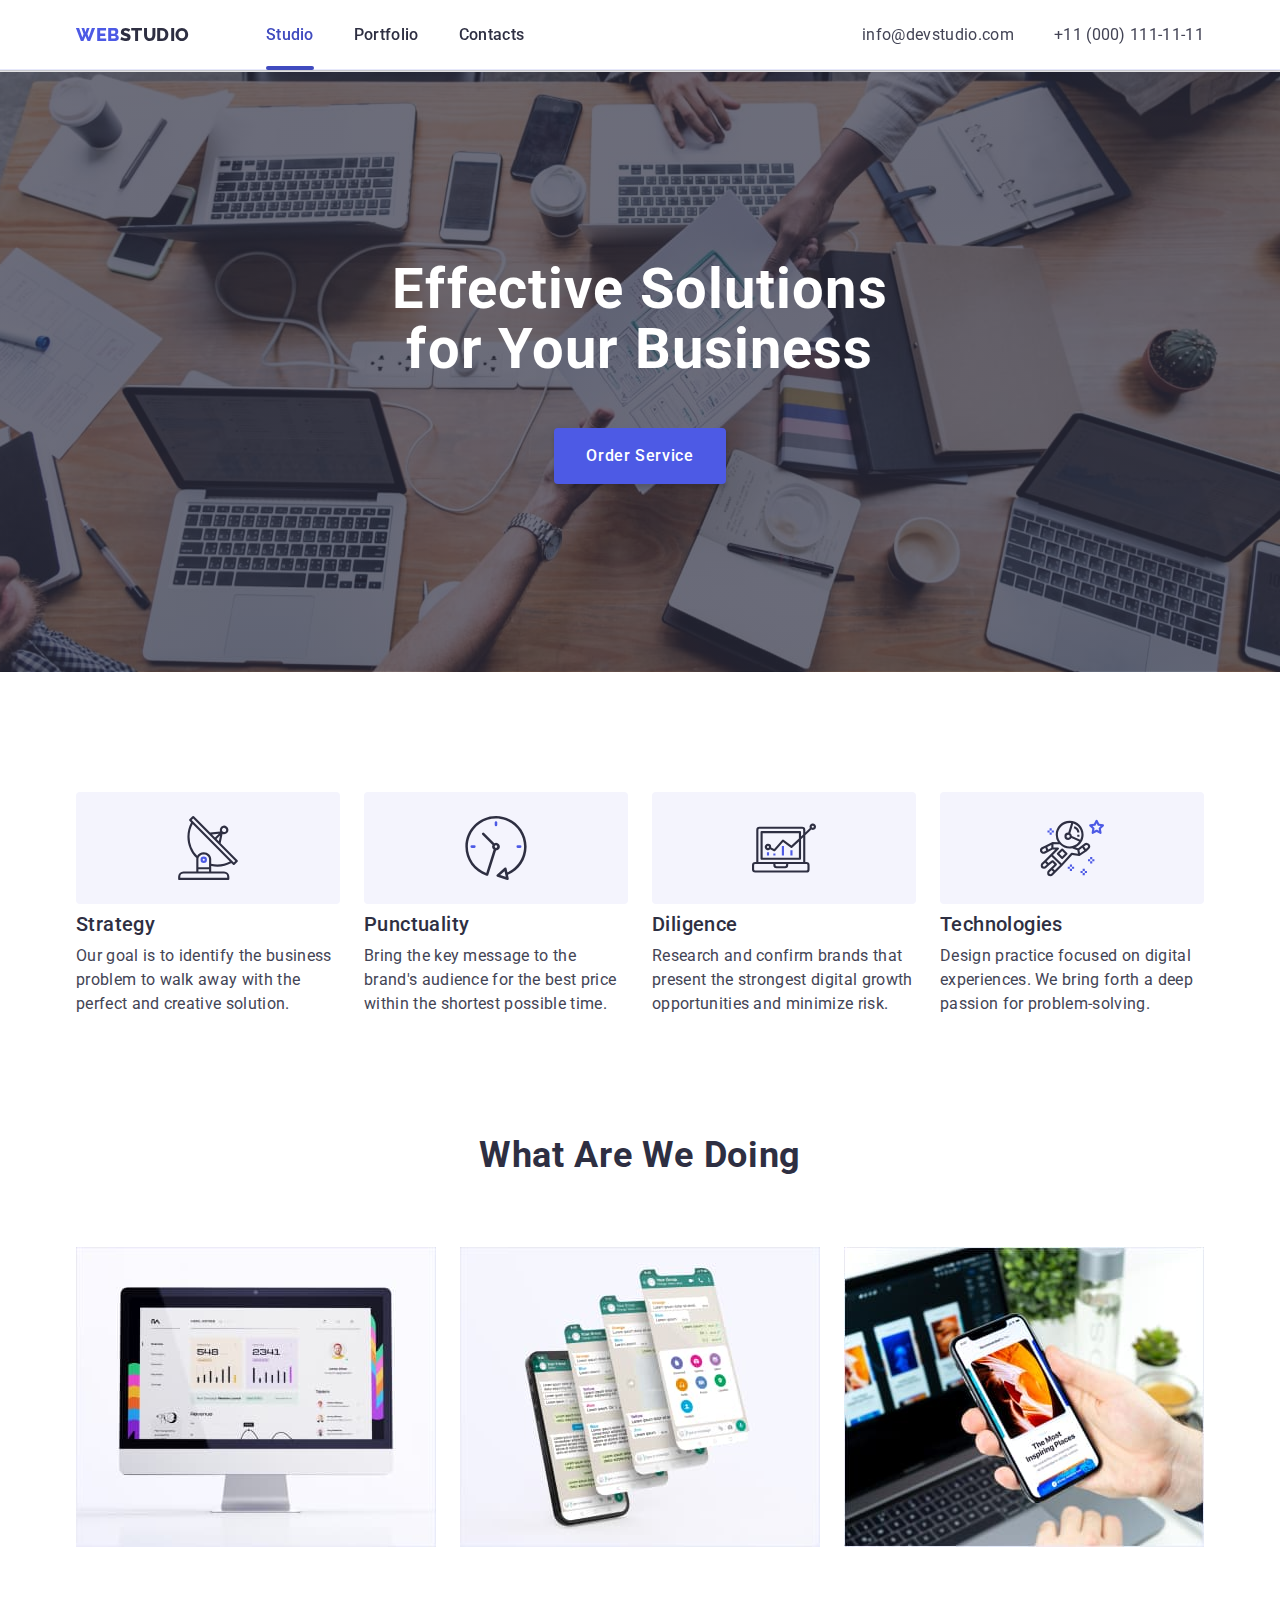
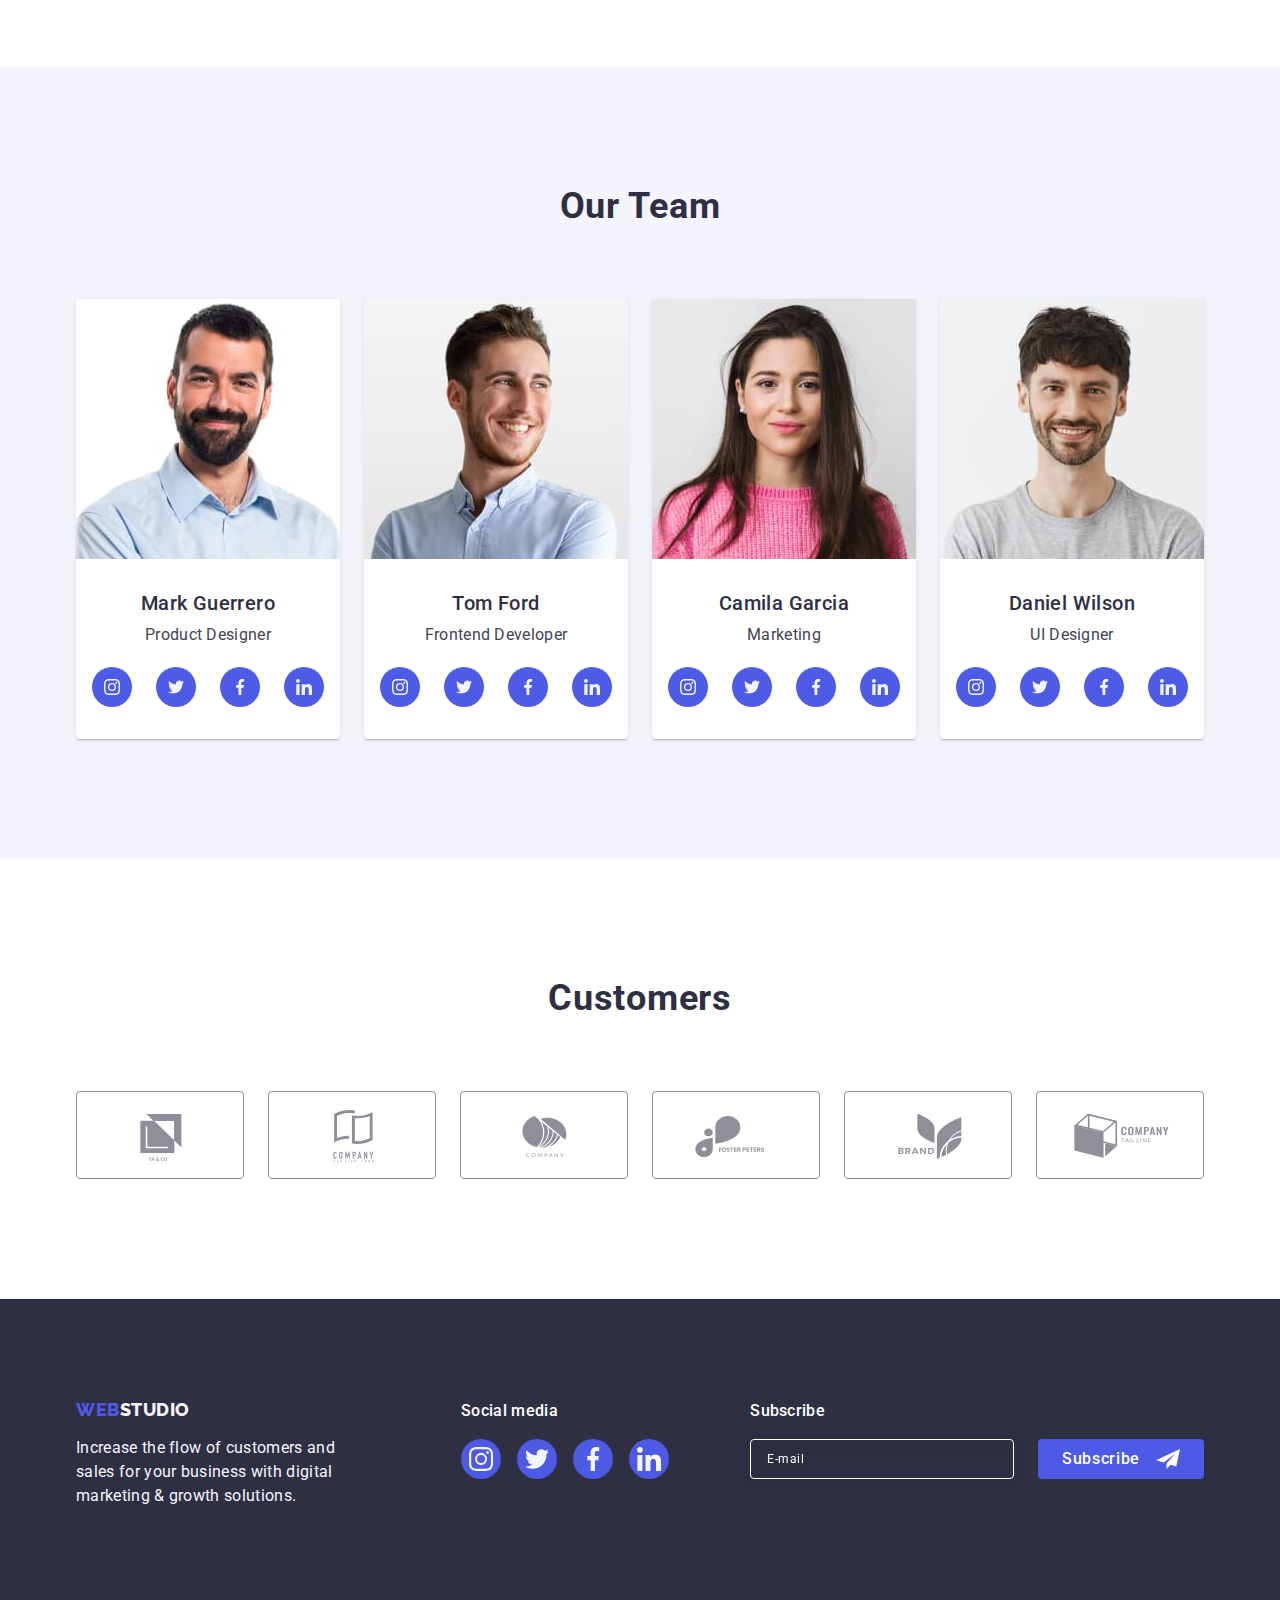
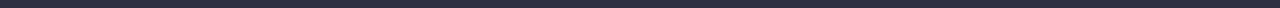
<file: index.html>
<!DOCTYPE html>
<html lang="en">
  <head>
    <meta charset="UTF-8" />
    <meta http-equiv="X-UA-Compatible" content="IE=edge" />
    <meta name="viewport" content="width=device-width, initial-scale=1.0" />
    <!-- normalize -->
    <link rel="stylesheet" href="https://cdn.jsdelivr.net/npm/modern-normalize@1.1.0/modern-normalize.min.css">
    <!-- fonts -->
    <link rel="preconnect" href="https://fonts.googleapis.com">
    <link rel="preconnect" href="https://fonts.gstatic.com" crossorigin>
    <link href="https://fonts.googleapis.com/css2?family=Raleway:wght@800&family=Roboto:wght@400;500;700&display=swap" rel="stylesheet">
    <!-- Animate on scroll -->
    <link href="https://unpkg.com/aos@2.3.1/dist/aos.css" rel="stylesheet">
    <!-- styles -->
    <link rel="stylesheet" href="./css/styles.css">
    <title>WebStudio</title>
  </head>
  <body>
    <!--header-->
    <header class="page-header">
      <div class="container p-header-container">
        <nav class="page-nav">
          <a class="logo link" href="./index.html">Web<span class="header-logo">Studio</span></a>
          <ul class="menu list">
            <li class="menu-item"><a class="menu-link current link" href="./index.html">Studio</a></li>
            <li class="menu-item"><a class="menu-link link" href="./portfolio.html">Portfolio</a></li>
            <li class="menu-item"><a class="menu-link link" href="">Contacts</a></li>
          </ul>
        </nav>
        <address class="address">
          <ul class="contact list">
            <li><a class="contact-item link" href="mailto:info@devstudio.com">info@devstudio.com</a></li>
            <li><a class="contact-item link" href="tel:+110001111111">+11 (000) 111-11-11</a></li>
          </ul>
        </address>
      </div>
    </header>
    <!--main-->
    <main>
      <!--hero-->
      <section class="hero">
        <div class="container hero-box">          
          <h1 class="main-title">Effective Solutions for Your Business</h1>
          <button class="btn-hero" type="button" data-modal-open>Order Service</button>
        </div>
      </section>
      <!-- benefits-->
      <section class="section">
        <div class="container">
          <h2 class="title visually-hidden" >about us</h2>
          <ul class="benefits-list list">
            <li class="benefits-list-item">
              <div class="benefits-icon">
                <svg width="64" height="64">
                  <use href="./images/icons.svg#icon-antenna"></use>
                </svg>
              </div>
              <h3 class="subtitle">Strategy</h3>
              <p class="text">
                Our goal is to identify the business problem to walk away with the
                perfect and creative solution.
              </p>
            </li>
            <li class="benefits-list-item">
              <div class="benefits-icon">
                <svg width="64" height="64">
                  <use href="./images/icons.svg#icon-clock"></use>
                </svg>
              </div>
              <h3 class="subtitle">Punctuality</h3>
              <p class="text">
                Bring the key message to the brand's audience for the best price
                within the shortest possible time.
              </p>
            </li>
            <li class="benefits-list-item">
              <div class="benefits-icon">
                <svg width="64" height="64">
                  <use href="./images/icons.svg#icon-diagram"></use>
                </svg>
              </div>
              <h3 class="subtitle">Diligence</h3>
              <p class="text">
                Research and confirm brands that present the strongest digital
                growth opportunities and minimize risk.
              </p>
            </li>
            <li  class="benefits-list-item">
              <div class="benefits-icon">
                <svg width="64" height="64">
                  <use href="./images/icons.svg#icon-astronaut"></use>
                </svg>
              </div>
              <h3 class="subtitle">Technologies</h3>
              <p class="text">
                Design practice focused on digital experiences. We bring forth a
                deep passion for problem-solving.
              </p>
            </li>
          </ul>
        </div>
      </section>
      <!--What are we doing-->
      <section class="what-we-do">
        <div class="container">
          <h2 class="title">What are we doing</h2>
          <ul class="list gallery">
            <li class="gallery-item">
              <img
                src="./images/about/img1.jpg"
                alt="Website"
                width="360"
                height="300"
              />
            </li>
            <li class="gallery-item">
              <img
                src="./images/about/img2.jpg"
                alt="Design"
                width="360"
                height="300"
              />
            </li>
            <li class="gallery-item">
              <img
                src="./images/about/img3.jpg"
                alt="App"
                width="360"
                height="300"
              />
            </li>
          </ul>
        </div>
      </section>
      <!--Our team-->
      <section class="our-team section">
        <div class="container">
          <h2 class="title">Our Team</h2>
          <ul class="list cards-list">
            <li class="team-card">
              <img
                src="./images/team/img1m.jpg"
                alt="Mark Guerrero photo"
                width="264"
                height="260"
              />
              <div class="team-member">
                <h3 class="subtitle center-align">Mark Guerrero</h3>
                <p class="text center-align">Product Designer</p>
                <ul class="list socials">
                  <li class="socials-item">
                    <a 
                      class="link social-link" 
                      href="https://www.instagram.com/" 
                      target="_blank" 
                      rel="noopener nofollow noreferrer"
                      aria-label="instagram-icon"
                    >
                      <svg class="social-svg" width="16" height="16">
                        <use href="./images/icons.svg#icon-instagram"></use>
                      </svg>
                    </a>
                  </li>
                  <li class="socials-item">
                    <a 
                      class="link social-link" 
                      href="https://twitter.com/" 
                      target="_blank" 
                      rel="noopener nofollow noreferrer"
                      aria-label="twitter-icon"
                    > 
                      <svg class="social-svg" width="16" height="16">
                        <use href="./images/icons.svg#icon-twitter"></use>
                      </svg>
                    </a>
                  </li>
                  <li class="socials-item">
                    <a 
                      class="link social-link" 
                      href="https://www.facebook.com/" 
                      target="_blank" 
                      rel="noopener nofollow noreferrer"
                      aria-label="facebook-icon"
                    > 
                      <svg class="social-svg" width="16" height="16">
                        <use href="./images/icons.svg#icon-facebook"></use>
                      </svg>
                    </a>
                  </li>
                  <li class="socials-item">
                    <a 
                      class="link social-link" 
                      href="https://www.linkedin.com/" 
                      target="_blank" 
                      rel="noopener nofollow noreferrer"
                      aria-label="linkedin-icon"
                    > 
                      <svg class="social-svg" width="16" height="16">
                        <use href="./images/icons.svg#icon-linkedin"></use>
                      </svg>
                    </a>
                  </li>            
                </ul>
              </div>
            </li>
            <li class="team-card">
              <img
                src="./images/team/img2t.jpg"
                alt="Tom Ford photo"
                width="264"
                height="260"
              />
              <div class="team-member">
                <h3 class="subtitle center-align">Tom Ford</h3>
                <p class="text center-align">Frontend Developer</p>
                <ul class="list socials">
                  <li class="socials-item">
                    <a 
                      class="link social-link" 
                      href="https://www.instagram.com/" 
                      target="_blank" 
                      rel="noopener nofollow noreferrer"
                      aria-label="instagram-icon"
                    >
                      <svg class="social-svg" width="16" height="16">
                        <use href="./images/icons.svg#icon-instagram"></use>
                      </svg>
                    </a>
                  </li>
                  <li class="socials-item">
                    <a 
                      class="link social-link" 
                      href="https://twitter.com/" 
                      target="_blank" 
                      rel="noopener nofollow noreferrer"
                      aria-label="twitter-icon"
                    > 
                      <svg class="social-svg" width="16" height="16">
                        <use href="./images/icons.svg#icon-twitter"></use>
                      </svg>
                    </a>
                  </li>
                  <li class="socials-item">
                    <a 
                      class="link social-link" 
                      href="https://www.facebook.com/" 
                      target="_blank" 
                      rel="noopener nofollow noreferrer"
                      aria-label="facebook-icon"
                    > 
                      <svg class="social-svg" width="16" height="16">
                        <use href="./images/icons.svg#icon-facebook"></use>
                      </svg>
                    </a>
                  </li>
                  <li class="socials-item">
                    <a 
                      class="link social-link" 
                      href="https://www.linkedin.com/" 
                      target="_blank" 
                      rel="noopener nofollow noreferrer"
                      aria-label="linkedin-icon"
                    > 
                      <svg class="social-svg" width="16" height="16">
                        <use href="./images/icons.svg#icon-linkedin"></use>
                      </svg>
                    </a>
                  </li>            
                </ul>
              </div>
            </li>
            <li class="team-card">
              <img
                src="./images/team/img3c.jpg"
                alt="Camila Garcia photo"
                width="264"
                height="260"
              />
              <div class="team-member">
                <h3 class="subtitle center-align">Camila Garcia</h3>
                <p class="text center-align">Marketing</p>
                <ul class="list socials">
                  <li class="socials-item">
                    <a 
                      class="link social-link" 
                      href="https://www.instagram.com/" 
                      target="_blank" 
                      rel="noopener nofollow noreferrer"
                      aria-label="instagram-icon"
                    >
                      <svg class="social-svg" width="16" height="16">
                        <use href="./images/icons.svg#icon-instagram"></use>
                      </svg>
                    </a>
                  </li>
                  <li class="socials-item">
                    <a 
                      class="link social-link" 
                      href="https://twitter.com/" 
                      target="_blank" 
                      rel="noopener nofollow noreferrer"
                      aria-label="twitter-icon"
                    > 
                      <svg class="social-svg" width="16" height="16">
                        <use href="./images/icons.svg#icon-twitter"></use>
                      </svg>
                    </a>
                  </li>
                  <li class="socials-item">
                    <a 
                      class="link social-link" 
                      href="https://www.facebook.com/" 
                      target="_blank" 
                      rel="noopener nofollow noreferrer"
                      aria-label="facebook-icon"
                    > 
                      <svg class="social-svg" width="16" height="16">
                        <use href="./images/icons.svg#icon-facebook"></use>
                      </svg>
                    </a>
                  </li>
                  <li class="socials-item">
                    <a 
                      class="link social-link" 
                      href="https://www.linkedin.com/" 
                      target="_blank" 
                      rel="noopener nofollow noreferrer"
                      aria-label="linkedin-icon"
                    > 
                      <svg class="social-svg" width="16" height="16">
                        <use href="./images/icons.svg#icon-linkedin"></use>
                      </svg>
                    </a>
                  </li>            
                </ul>
              </div>
            </li>
            <li class="team-card">
              <img
                src="./images/team/img4d.jpg"
                alt="Daniel Wilson photo"
                width="264"
                height="260"
              />
              <div class="team-member">
                <h3 class="subtitle center-align">Daniel Wilson</h3>
                <p class="text center-align">UI Designer</p>
                <ul class="list socials">
                  <li class="socials-item">
                    <a 
                      class="link social-link" 
                      href="https://www.instagram.com/" 
                      target="_blank" 
                      rel="noopener nofollow noreferrer"
                      aria-label="instagram-icon"
                    >
                      <svg class="social-svg" width="16" height="16">
                        <use href="./images/icons.svg#icon-instagram"></use>
                      </svg>
                    </a>
                  </li>
                  <li class="socials-item">
                    <a 
                      class="link social-link" 
                      href="https://twitter.com/" 
                      target="_blank" 
                      rel="noopener nofollow noreferrer"
                      aria-label="twitter-icon"
                    > 
                      <svg class="social-svg" width="16" height="16">
                        <use href="./images/icons.svg#icon-twitter"></use>
                      </svg>
                    </a>
                  </li>
                  <li class="socials-item">
                    <a 
                      class="link social-link" 
                      href="https://www.facebook.com/" 
                      target="_blank" 
                      rel="noopener nofollow noreferrer"
                      aria-label="facebook-icon"
                    > 
                      <svg class="social-svg" width="16" height="16">
                        <use href="./images/icons.svg#icon-facebook"></use>
                      </svg>
                    </a>
                  </li>
                  <li class="socials-item">
                    <a 
                      class="link social-link" 
                      href="https://www.linkedin.com/" 
                      target="_blank" 
                      rel="noopener nofollow noreferrer"
                      aria-label="linkedin-icon"
                    > 
                      <svg class="social-svg" width="16" height="16">
                        <use href="./images/icons.svg#icon-linkedin"></use>
                      </svg>
                    </a>
                  </li>            
                </ul>
              </div>
            </li>
          </ul>
        </div>
      </section>
      <!-- Customers -->
      <section class="section">
        <div class="container">
          <h2 class="title">Customers</h2>
          <ul class="customers-companies-list">
            <li class="customers-company-item">
              <a class="link customers-companies-link" 
                href="" 
                target="_blank" 
                rel="noopener nofollow noreferrer"
                aria-label="customers-company-logo"
                >
                <svg class="companies-logo-svg" width="104" height="56">
                  <use href="./images/icons.svg#icon-Logo-1"></use>
                </svg>
              </a>
            </li>
            <li class="customers-company-item">
              <a class="link customers-companies-link" 
                href="" 
                target="_blank" 
                rel="noopener nofollow noreferrer"
                aria-label="customers-company-logo"
                >
                <svg class="companies-logo-svg" width="104" height="56">
                  <use href="./images/icons.svg#icon-Logo-2"></use>
                </svg>
              </a>
            </li>
            <li class="customers-company-item">
              <a class="link customers-companies-link" 
                href="" 
                target="_blank" 
                rel="noopener nofollow noreferrer"
                aria-label="customers-company-logo"
                >
                <svg class="companies-logo-svg" width="104" height="56">
                  <use href="./images/icons.svg#icon-Logo-3"></use>
                </svg>
              </a>
            </li>
            <li class="customers-company-item">
              <a class="link customers-companies-link" 
                href="" 
                target="_blank" 
                rel="noopener nofollow noreferrer"
                aria-label="customers-company-logo"
                >
                <svg class="companies-logo-svg" width="104" height="56">
                  <use href="./images/icons.svg#icon-Logo"></use>
                </svg>
              </a>
            </li>
            <li class="customers-company-item">
              <a class="link customers-companies-link" 
                href="" 
                target="_blank" 
                rel="noopener nofollow noreferrer"
                aria-label="customers-company-logo"
                >
                <svg class="companies-logo-svg" width="104" height="56">
                  <use href="./images/icons.svg#icon-Logo-4"></use>
                </svg>
              </a>
            </li>
            <li class="customers-company-item">
              <a class="link customers-companies-link" 
                href="" 
                target="_blank" 
                rel="noopener nofollow noreferrer"
                aria-label="customers-company-logo"
                >
                <svg class="companies-logo-svg" width="104" height="56">
                  <use href="./images/icons.svg#icon-Logo-5"></use>
                </svg>
              </a>
            </li>
          </ul>
        </div>
      </section>
    </main>
    <!--footer-->
    <footer class="footer">
      <div  class="container footer-box">
        <div class="footer-msg-wrap">
          <a class="logo logo-footer link" href="./index.html">Web<span class="footer-logo">Studio</span></a>
          <p class="text footer-msg">
            Increase the flow of customers and sales for your business with digital
            marketing & growth solutions.
          </p>
        </div>
        <div class="social-media">
          <p class="title-socials-footer">Social media</p>
          <ul class="list socials socials-footer">
            <li class="socials-item">
              <a 
                class="link social-link soc-link-footer" 
                href="https://www.instagram.com/" 
                target="_blank" 
                rel="noopener nofollow noreferrer"
                aria-label="instagram-icon"
              >
                <svg class="social-svg" width="24" height="24">
                  <use href="./images/icons.svg#icon-instagram"></use>
                </svg>
              </a>
            </li>
            <li class="socials-item">
              <a 
                class="link social-link soc-link-footer" 
                href="https://twitter.com/" 
                target="_blank" 
                rel="noopener nofollow noreferrer"
                aria-label="twitter-icon"
              > 
                <svg class="social-svg" width="24" height="24">
                  <use href="./images/icons.svg#icon-twitter"></use>
                </svg>
              </a>
            </li>
            <li class="socials-item">
              <a 
                class="link social-link soc-link-footer" 
                href="https://www.facebook.com/" 
                target="_blank" 
                rel="noopener nofollow noreferrer"
                aria-label="facebook-icon"
              > 
                <svg class="social-svg" width="24" height="24">
                  <use href="./images/icons.svg#icon-facebook"></use>
                </svg>
              </a>
            </li>
            <li class="socials-item">
              <a 
                class="link social-link soc-link-footer" 
                href="https://www.linkedin.com/" 
                target="_blank" 
                rel="noopener nofollow noreferrer"
                aria-label="linkedin-icon"
              > 
                <svg class="social-svg" width="24" height="24">
                  <use href="./images/icons.svg#icon-linkedin"></use>
                </svg>
              </a>
            </li>            
          </ul>
        </div> 
        <form name="Subscribe_form">
          <div class="subscribe-wrap">
            <label>
              <span class="title-socials-footer">Subscribe</span> 
              <input type="email" class="subscribe-input"
                name="user_email_subscribe"
                placeholder="E-mail"
              >
            </label>
            <button type="submit" class="subscribe-btn">Subscribe
              <svg class="subscribe-btn-svg" width="24" height="24">
                <use href="./images/icons.svg#icon-Subscribe"></use>
              </svg>
            </button>
          </div>          
        </form>      
      </div>          
    </footer>

      <!-- modal window -->
      

    <div class="backdrop is-hidden" data-modal>
      <div class="modal">
        <button class="modal-close-btn" type="button" data-modal-close>
          <svg class="modal-svg" width="8px" height="8px">
            <use href="./images/icons.svg#icon-modal-close"></use>
          </svg>
        </button>
        <form class="modal-form" name="modal_form">
          <p class="modal-form-header">Leave your contacts and we will call you back</p>
          <label class="modal-form-position">
            <span class="modal-form-input-descr">Name</span>
            <span class="modal-form-input-wrap">
              <input class="modal-form-input"
                type="text"
                name="user_name"
                required
                pattern="[a-zA-Zа-яА-ЯІіЇї]+$"
                minlength="2"
              >
              <svg class="modal-form-svg" width="18" height="24">
                  <use href="./images/icons.svg#icon-user-name"></use>
              </svg>
            </span>
          </label>
          <label class="modal-form-position">
            <span class="modal-form-input-descr">Phone</span>
            <span class="modal-form-input-wrap">
              <input class="modal-form-input"
                type="tel"
                name="user_tel"
                required
                pattern="[0-9]{3}-[0-9]{3}-[0-9]{2}-[0-9]{2}"
                title="xxx-xxx-xx-xx"
              >
              <svg class="modal-form-svg" width="18" height="24">
                <use href="./images/icons.svg#icon-user-phone"></use>
              </svg>
            </span>
          </label>
          <label class="modal-form-position">
            <span class="modal-form-input-descr">Email</span>
            <span class="modal-form-input-wrap">
              <input class="modal-form-input"
                type="email"
                name="user_email"
                required
              >
              <svg class="modal-form-svg" width="18" height="24">
                <use href="./images/icons.svg#icon-user-email"></use>
              </svg>
            </span>
          </label>
          <label class="modal-form-position">
            <span class="modal-form-input-descr">Comment</span>
            <textarea class="modal-form-comment" 
              name="user-comment" 
              placeholder="Text input"></textarea>
          </label>
          <input class="modal-form-user-policy visually-hidden" 
            id="user-policy" 
            type="checkbox"
            name="policy_confirm" 
          >
          <label for="user-policy" class="modal-form-policy-confirm modal-form-input-descr">
            I accept the terms and conditions of the&nbsp; 
            <a href="">Privacy Policy</a>
          </label>
          <button type="submit" class="btn-hero btn-modal">Send</button>
        </form>
      </div>
    </div>
    <script src="https://unpkg.com/aos@2.3.1/dist/aos.js"></script>
    <script src="./js/animation.js"></script>
    <script src="./js/modal.js"></script>
  </body>
</html>
</file>
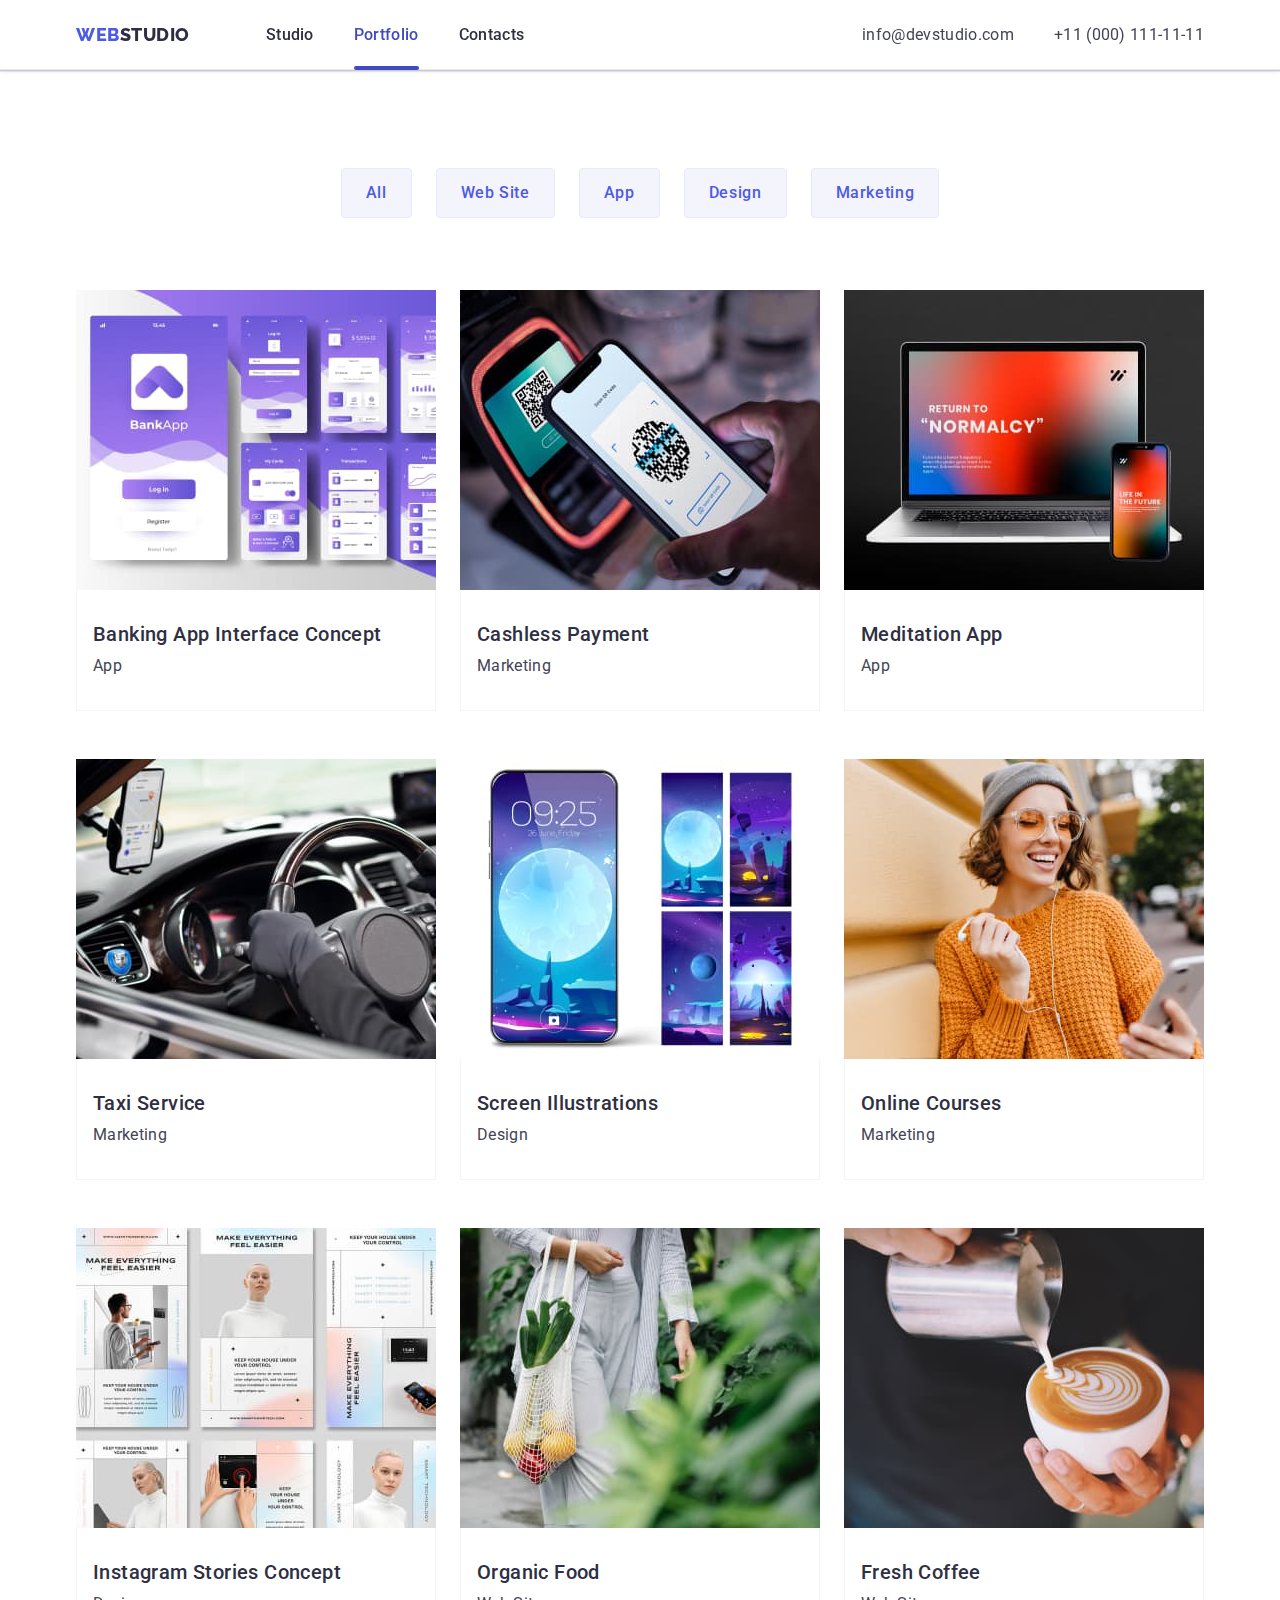
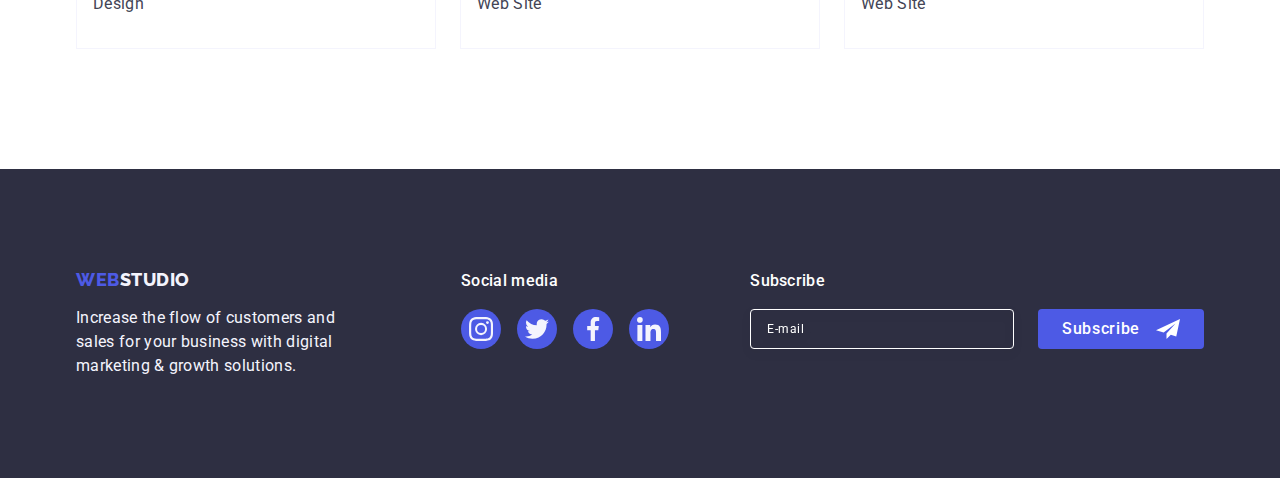
<file: portfolio.html>
<!DOCTYPE html>
<html lang="en">
<head>
  <meta charset="UTF-8">
  <meta http-equiv="X-UA-Compatible" content="IE=edge">
  <meta name="viewport" content="width=device-width, initial-scale=1.0">
  <link rel="stylesheet" href="https://cdn.jsdelivr.net/npm/modern-normalize@1.1.0/modern-normalize.min.css">
  <link rel="preconnect" href="https://fonts.googleapis.com">
  <link rel="preconnect" href="https://fonts.gstatic.com" crossorigin>
  <link href="https://fonts.googleapis.com/css2?family=Raleway:wght@800&family=Roboto:wght@400;500;700&display=swap" rel="stylesheet">
  <link rel="stylesheet" href="./css/styles.css">
  <title>Portfolio</title>
</head>
<body> 
  <!--header-->
  <header class="page-header">
    <div class="container p-header-container">
      <nav class="page-nav">
        <a class="logo link" href="./index.html">Web<span class="header-logo">Studio</span></a>
        <ul class="menu list">
          <li class="menu-item"><a class="menu-link link" href="./index.html">Studio</a></li>
          <li class="menu-item"><a class="menu-link current link" href="./portfolio.html">Portfolio</a></li>
          <li class="menu-item"><a class="menu-link link" href="">Contacts</a></li>
        </ul>
      </nav>
      <address class="address">
        <ul class="contact list">
          <li><a class="contact-item link" href="mailto:info@devstudio.com">info@devstudio.com</a></li>
          <li><a class="contact-item link" href="tel:+110001111111">+11 (000) 111-11-11</a></li>
        </ul>
      </address>
    </div>
  </header>
  <!-- main -->
  <main>
    <section class="section-portfolio">
      <div class="container">
        <h1 class="main-title" hidden>portfolio</h1>
        <ul class="list filter">
          <li><button class="filter-btn" type="button">All</button></li>
          <li><button class="filter-btn" type="button">Web Site</button></li>
          <li><button class="filter-btn" type="button">App</button></li>
          <li><button class="filter-btn" type="button">Design</button></li>
          <li><button class="filter-btn" type="button">Marketing</button></li>
        </ul>            
        <ul class="list projects-box">
          <li class="project-card">
            <a class="link project-link" href="">
              <div class="prj-img-wrapper">
                <img src="./images/portfolio/row1-1.jpg" alt="Example of interface concept (phone-version)" width="360" height="300">
                <p class="prj-overlay">14 Stylish and User-Friendly App Design Concepts · Task Manager App · Calorie Tracker App · Exotic Fruit Ecommerce App · Cloud Storage App</p>
              </div>
              <div class="prj-crd-description">
                <h2 class="prj-crd-subtitle">Banking App Interface Concept</h2>
                <p class="text">App</p>
              </div>
            </a>
          </li>
          <li class="project-card">
            <a class="link project-link" href="">
              <div class="prj-img-wrapper">
                <img src="./images/portfolio/row1-2.jpg" alt="Payment with QR code" width="360" height="300">
                <p class="prj-overlay">14 Stylish and User-Friendly App Design Concepts · Task Manager App · Calorie Tracker App · Exotic Fruit Ecommerce App · Cloud Storage App</p>
              </div>
              <div class="prj-crd-description">
                <h2 class="prj-crd-subtitle">Cashless Payment</h2>
                <p class="text">Marketing</p>
              </div>
            </a>
          </li>
          <li class="project-card">
            <a class="link project-link" href="">
              <div class="prj-img-wrapper">
                <img src="./images/portfolio/row1-3.jpg" alt="Example of web-version and phone-version" width="360" height="300">
                <p class="prj-overlay">14 Stylish and User-Friendly App Design Concepts · Task Manager App · Calorie Tracker App · Exotic Fruit Ecommerce App · Cloud Storage App</p>
              </div>
              <div class="prj-crd-description">
                <h2 class="prj-crd-subtitle">Meditation App</h2>
                <p class="text">App</p>
              </div>
            </a>
          </li>
          <li class="project-card">
            <a class="link project-link" href="">
              <div class="prj-img-wrapper">
                <img src="./images/portfolio/row2-1.jpg" alt="A taxi-driver with our app for phones" width="360" height="300">
                <p class="prj-overlay">14 Stylish and User-Friendly App Design Concepts · Task Manager App · Calorie Tracker App · Exotic Fruit Ecommerce App · Cloud Storage App</p>
              </div>
              <div class="prj-crd-description">
                <h2 class="prj-crd-subtitle">Taxi Service</h2>
                <p class="text">Marketing</p>
              </div>
            </a>
          </li>
          <li class="project-card">
            <a class="link project-link" href="">
              <div class="prj-img-wrapper">
                <img src="./images/portfolio/row2-2.jpg" alt="Screen illustrations example (phone-version)" width="360" height="300">
                <p class="prj-overlay">14 Stylish and User-Friendly App Design Concepts · Task Manager App · Calorie Tracker App · Exotic Fruit Ecommerce App · Cloud Storage App</p>
              </div>
              <div class="prj-crd-description">
                <h2 class="prj-crd-subtitle">Screen Illustrations</h2>
                <p class="text">Design</p>
              </div>
            </a>
          </li>
          <li class="project-card">
            <a class="link project-link" href="">
              <div class="prj-img-wrapper">
                <img src="./images/portfolio/row2-3.jpg" alt="A girl are watching courses on her phone" width="360" height="300">
                <p class="prj-overlay">14 Stylish and User-Friendly App Design Concepts · Task Manager App · Calorie Tracker App · Exotic Fruit Ecommerce App · Cloud Storage App</p>
              </div>
              <div class="prj-crd-description">
                <h2 class="prj-crd-subtitle">Online Courses</h2>
                <p class="text">Marketing</p>
              </div>
            </a>
          </li>
          <li class="project-card">
            <a class="link project-link" href="">
              <div class="prj-img-wrapper">
                <img src="./images/portfolio/row3-1.jpg" alt="Example of Instagram stories concept (light theme)" width="360" height="300">
                <p class="prj-overlay">14 Stylish and User-Friendly App Design Concepts · Task Manager App · Calorie Tracker App · Exotic Fruit Ecommerce App · Cloud Storage App</p>
              </div>
              <div class="prj-crd-description">
                <h2 class="prj-crd-subtitle">Instagram Stories Concept</h2>
                <p class="text">Design</p>
              </div>
            </a>
          </li>
          <li class="project-card">
            <a class="link project-link" href="">
              <div class="prj-img-wrapper">
                <img src="./images/portfolio/row3-2.jpg" alt="A woman with a bag full of vegetables and fruit " width="360" height="300">
                <p class="prj-overlay">14 Stylish and User-Friendly App Design Concepts · Task Manager App · Calorie Tracker App · Exotic Fruit Ecommerce App · Cloud Storage App</p>
              </div>
              <div class="prj-crd-description">
                <h2 class="prj-crd-subtitle">Organic Food</h2>
                <p class="text">Web Site</p>
              </div>
            </a>
          </li>
          <li class="project-card">
            <a class="link project-link" href="">
              <div class="prj-img-wrapper">
                <img src="./images/portfolio/row3-3.jpg" alt="A cup of coffee" width="360" height="300">
                <p class="prj-overlay">14 Stylish and User-Friendly App Design Concepts · Task Manager App · Calorie Tracker App · Exotic Fruit Ecommerce App · Cloud Storage App</p>
              </div>
              <div class="prj-crd-description">
                <h2 class="prj-crd-subtitle">Fresh Coffee</h2>
                <p class="text">Web Site</p>
              </div>
            </a>
          </li>
        </ul>
      </div>
    </section>
  </main>
  <!--footer-->
  <footer class="footer">
    <div  class="container footer-box">
      <div class="footer-msg-wrap">
        <a class="logo logo-footer link" href="./index.html">Web<span class="footer-logo">Studio</span></a>
        <p class="text footer-msg">
          Increase the flow of customers and sales for your business with digital
          marketing & growth solutions.
        </p>
      </div>
      <div class="social-media">
        <p class="title-socials-footer">Social media</p>
        <ul class="list socials socials-footer">
          <li class="socials-item">
            <a 
              class="link social-link soc-link-footer" 
              href="https://www.instagram.com/" 
              target="_blank" 
              rel="noopener nofollow noreferrer"
              aria-label="instagram-icon"
            >
              <svg class="social-svg" width="24" height="24">
                <use href="./images/icons.svg#icon-instagram"></use>
              </svg>
            </a>
          </li>
          <li class="socials-item">
            <a 
              class="link social-link soc-link-footer" 
              href="https://twitter.com/" 
              target="_blank" 
              rel="noopener nofollow noreferrer"
              aria-label="twitter-icon"
            > 
              <svg class="social-svg" width="24" height="24">
                <use href="./images/icons.svg#icon-twitter"></use>
              </svg>
            </a>
          </li>
          <li class="socials-item">
            <a 
              class="link social-link soc-link-footer" 
              href="https://www.facebook.com/" 
              target="_blank" 
              rel="noopener nofollow noreferrer"
              aria-label="facebook-icon"
            > 
              <svg class="social-svg" width="24" height="24">
                <use href="./images/icons.svg#icon-facebook"></use>
              </svg>
            </a>
          </li>
          <li class="socials-item">
            <a 
              class="link social-link soc-link-footer" 
              href="https://www.linkedin.com/" 
              target="_blank" 
              rel="noopener nofollow noreferrer"
              aria-label="linkedin-icon"
            > 
              <svg class="social-svg" width="24" height="24">
                <use href="./images/icons.svg#icon-linkedin"></use>
              </svg>
            </a>
          </li>            
        </ul>
      </div>
      <form name="Subscribe_form">
        <div class="subscribe-wrap">
          <label>
            <span class="title-socials-footer">Subscribe</span> 
            <input type="email" class="subscribe-input"
              name="user_email_subscribe"
              placeholder="E-mail"
            >
          </label>
          <button type="submit" class="subscribe-btn">Subscribe
            <svg class="subscribe-btn-svg" width="24" height="24">
              <use href="./images/icons.svg#icon-Subscribe"></use>
            </svg>
          </button>
        </div>          
      </form>         
    </div>          
  </footer>
</body>
</html>
</file>
<file: css/styles.css>
:root{
  --logo-font: Raleway, sans-serif;
  --main-font: Roboto, sans-serif;
  --main-bgc: #fff;
  --main-color-navy-blue:#2E2F42;
  --primary-brand-iris:#4D5AE5;
  --pressed-state-ocean:#404BBF;
  --color-green: #31d0aa;
  --color-slate: #434455;
  --color-light-slate: #8e8f99;
  --color-cornflower: #e7e9fc;
  --color-cloud: #f4f4fd;
  --color-dairy: #fcfcfc;
  --modal-width: 408px;
  --transition-dur-and-func: 250ms cubic-bezier(0.4, 0, 0.2, 1);

}

body{
  background-color: var(--main-bgc);
  font-family: var(--main-font);
  font-style: normal;
  font-size: 16px;
  font-weight: 500;
  line-height: 1.5;
  letter-spacing: 0.02em;
  color: var(--color-slate);
}
/* reset */
ul,ol{
  padding:0;
  margin:0;
  list-style:none;
}
h1,h2,h3,p{
  margin:0;
  margin-bottom: 0;
}
img{
  display:block;
  max-width:100%;
}
button{
  cursor: pointer;
}
.list{
  list-style: none;
}
.link{
  text-decoration: none;
}

.visually-hidden {
  position: absolute;
  width: 1px;
  height: 1px;
  padding: 0;
  margin: -1px;
  border: 0;
  white-space: nowrap;
  clip-path: inset(100%);
  clip: rect(0 0 0 0);
  overflow: hidden;
}


/***** 
STUDiO 
******/
.container{
  width:1158px;
  padding-right: 15px;
  padding-left: 15px;
  margin: 0 auto;
}
.section{
  padding-top: 120px;
  padding-bottom: 120px;
}

/* logo */
.logo{
  margin-right: 76px;

  font-family: var(--logo-font);
  font-weight: 800;
  text-transform: uppercase;
  font-size: 18px;
  line-height: 1.17;
  letter-spacing: 0.03em;
  color:var(--primary-brand-iris);
}
.header-logo {
  color: var(--main-color-navy-blue);
}
.footer-logo{
  color: var(--color-cloud);
}

/* header */

.p-header-container {
  display: flex;
  align-items: center;
  justify-content: space-between;
}
.page-header {
  position: fixed;
  z-index: 99;
  top: 0;
  width: 100%;

  background-color: var(--main-bgc);
  border-bottom: 1px solid var(--color-cornflower);
  box-shadow: 0px 2px 1px rgba(46, 47, 66, 0.08),
    0px 1px 1px rgba(46, 47, 66, 0.16),
    0px 1px 6px rgba(46, 47, 66, 0.08);
}

.page-nav{
  display: flex;
  align-items: center;
  justify-content: space-between;
  color: var(--main-color-navy-blue);
}
.menu{
  display: flex;
  gap: 40px;
}
.menu-link,.contact-item,.logo{
  padding-top: 24px;
  padding-bottom: 24px;
}
.menu-link{
  position: relative;
  color: var(--main-color-navy-blue);
  transition: background-color var(--transition-dur-and-func),
    color var(--transition-dur-and-func);
}
.menu-link::after{
  content: " ";
  display: block;
  width: 100%;
  height: 4px;
  position: absolute;
  left: 0;
  bottom:-2px;
  border-radius: 4px;    
}
.menu-link.current{
  color: var(--pressed-state-ocean);
}
.menu-link.current::after,
.menu-link:hover::after,
.menu-link:focus::after{
  background-color: var(--pressed-state-ocean);
}
.menu-link:hover,
.menu-link:focus{
  color:var(--pressed-state-ocean);
}
.address{
  font-style: normal;
}
.contact{
  display: flex;
  gap: 40px;
}
.contact-item{  
  font-weight: 400;
  color: var(--color-slate);
  transition: color var(--transition-dur-and-func);
}
.contact-item:hover,
.contact-item:focus{
  color: var(--pressed-state-ocean);
}
/* hero */
.main-title{
  max-width: 496px;
  text-align: center;
  font-weight: 700;
  font-size: 56px;
  line-height: 1.07;
  letter-spacing: 0.02em;
  color: var(--main-bgc);
}
.hero{
  box-sizing: border-box;
  max-width: 1440px;
  padding: 188px 0;
  margin: auto;
  margin-top: 72px;

  background-size: cover;
  background-position: center;
  background-repeat: no-repeat;
  background-color: var(--main-color-navy-blue); 
  background-image: linear-gradient(rgba(46, 47, 66, 0.7),
    rgba(46, 47, 66, 0.7)),
    url(../images/header/header-main.jpg);
}
.hero-box{
  display: flex;
  flex-direction: column;
  row-gap: 48px;
  align-items: center;
  justify-content: center;
}
.btn-hero{
  min-width: 169px;
  height: 56px;
  padding: 16px 32px;

  font-family: inherit;
  font-style: inherit;
  font-weight: inherit;
  font-size: inherit;
  letter-spacing: 0.04em;
  line-height: 1.5;
  color: var(--main-bgc);
  background:var(--primary-brand-iris);
  border: none;
  border-radius: 4px; 
  box-shadow: 0px 4px 4px rgba(0, 0, 0, 0.15);
  transition: background-color var(--transition-dur-and-func);
}
.btn-hero:hover,
.btn-hero:focus{
  background: var(--pressed-state-ocean);
}
/* benefits */
/* what are we doing */
/* our team */
.title{
  margin-bottom: 72px;
  text-align: center;

  font-weight: 700;
  font-size: 36px;
  text-transform: capitalize;
  line-height: 1.1;
  letter-spacing: 0.02em;
  color: var(--main-color-navy-blue);
}
.subtitle{
  margin-bottom: 8px;

  font-weight: 500;
  font-size: 20px;
  line-height: 1.2;
  letter-spacing: 0.02em;
  color: var(--main-color-navy-blue);
}
.center-align{
  text-align: center;
}
.text{    
  font-weight: 400;
  color: var(--color-slate);
}
.benefits-list{
  display: flex;
  gap: 24px;
}
.benefits-icon{
  display: flex;
  justify-content: center;
  align-items: center;
  width: 264px;
  height: 112px;
  margin-bottom: 8px;

  background-color: var(--color-cloud);
  border-radius: 4px;
}
.benefits-list-item{
  display: flex;
  flex-direction: column;
  flex-basis: calc((100% - 72px) / 4);
}


.what-we-do{
  padding-bottom: 120px;
}
.gallery{
  display: flex;
  gap: 24px;
}
.gallery-item{
  flex-basis: calc((100% - 48px) / 3);
}
.our-team{
  background: var(--color-cloud);
}
.cards-list{
  display: flex;
  gap: 24px;
}
.team-card{
  flex-basis: calc((100% - 72px) / 4);

  background: var(--main-bgc);
  border-radius: 0px 0px 4px 4px;
  box-shadow: 0px 1px 6px rgba(46, 47, 66, 0.08), 
    0px 1px 1px rgba(46, 47, 66, 0.16), 
    0px 2px 1px rgba(46, 47, 66, 0.08);
}
.team-member{
  padding: 32px 0;
  border-radius: 0px 0px 4px 4px;
}
.team-member>p{
  margin-bottom: 20px;
}
.socials{
  display: flex;
  justify-content: center;
  gap: 24px;  
}
.social-link{
  display: flex;
  justify-content: center;
  align-items: center;
  width: 40px;
  height: 40px;

  fill: var(--color-cloud);
  background: var(--primary-brand-iris);
  border-radius: 50%;
  transition: background-color var(--transition-dur-and-func);
}
.social-link:hover,
.social-link:focus{
  background: var(--pressed-state-ocean);
}
.soc-link-footer:hover,
.soc-link-footer:focus{
  background: var(--color-green);
}
.customers-companies-list{
  display: flex;
  justify-content: center;
  gap: 24px;
}
.customers-companies-link{
  display: flex;
  justify-content: center;
  align-items: center;  
  width: 168px;
  height: 88px;

  color: var(--color-light-slate);
  border: 1px solid var(--color-light-slate);
  border-radius: 4px;
  transition: color var(--transition-dur-and-func),
    border-color var(--transition-dur-and-func);
}
.customers-companies-link:hover,
.customers-companies-link:focus{
  border-color: var(--pressed-state-ocean);
  color: var(--pressed-state-ocean);
}
.companies-logo-svg{
  fill: currentColor;
}



/* footer */
.footer{
  padding: 100px 0;
  background: var(--main-color-navy-blue);
}
.footer-box{
  display: flex;
  gap: 80px;  
  justify-content: space-between;
  align-items: baseline;
}
.footer-msg-wrap{
  margin-right: 40px;
}
.logo-footer {
  display: inline-block;
  padding: 0;
  margin: 0 0 16px 0;
}
.footer-msg {
  width: 264px;  
  color: var(--color-cloud);
}
.title-socials-footer{
  margin-bottom: 16px;

  font-weight: 500;
  font-size: 16px;
  line-height: 1.5;
  color: var(--main-bgc); 
}
.socials-footer{
  gap: 16px;
}

.subscribe-wrap{  
  display: flex;
  gap: 24px;
  align-items: flex-end;
}
.subscribe-wrap span{
  display:block ;
}
.subscribe-input{
  width: 264px;
  height: 40px;
  padding: 8px 16px;
  font-size: 12px;
  line-height: 2;
  letter-spacing: 0.04em;
  color: #fff;
  background-color: transparent;
  border: 1px solid #FFFFFF;
  filter: drop-shadow(0px 4px 4px rgba(0, 0, 0, 0.15));
  border-radius: 4px;
}
.subscribe-input::placeholder{
  color: #fff;
}


.subscribe-btn{
  display: flex;
  align-items: center;
  gap: 16px;
  height: 40px;
  padding: 8px 24px;
  font-weight: 500;
  line-height: 1.5;
  letter-spacing: 0.04em; 
  color: var(--main-bgc);
  background: var(--primary-brand-iris);
  border-radius: 4px;
  border: none;
  transition: background-color var(--transition-dur-and-func);
}
.subscribe-btn:hover,
.subscribe-btn:focus {
  background: var(--pressed-state-ocean);
}

.subscribe-btn-svg{
  fill: #fff;
}

/**** modal*** */

.backdrop {
  position: fixed;
  z-index: 100;
  top: 0;
  left: 0;
  width: 100%;
  height: 100%;

  background: rgba(46, 47, 66, 0.4);
  transition: opacity var(--transition-dur-and-func),
    visibility var(--transition-dur-and-func);
}
.backdrop.is-hidden{
  opacity: 0;
  visibility: hidden;
  pointer-events: none;
}
.backdrop.is-hidden .modal{
  transform: translate(-50%, -50%) rotate(360deg) scale(0.1);  
}

.modal {
  position: absolute;
  top: 50%;
  left: 50%;
  transform: translate(-50%, -50%);
  width: var(--modal-width);
  height: 584px;
  transform: translate(-50%, -50%) rotate(0) scale(1);
  padding: 24px;
  padding-top: 72px;  

  background: var(--color-dairy);
  box-shadow: 0px 1px 1px rgba(0, 0, 0, 0.14),
    0px 1px 3px rgba(0, 0, 0, 0.12),
    0px 2px 1px rgba(0, 0, 0, 0.2);
  border-radius: 4px;
  transition: transform 350ms cubic-bezier(.1, 1.02, .73, .59);
}
.modal-svg{
  transition: fill var(--transition-dur-and-func);
}
.modal-svg:hover,
.modal-svg:focus{
  fill: var(--main-bgc);
}

.modal-close-btn {
  position: absolute;
  top: 24px;
  right: 24px;
  width: 24px;
  height: 24px;  
  display: flex;
  justify-content: center;
  align-items: center;

  background: var(--color-cornflower);
  border: 1px solid rgba(0, 0, 0, 0.1);
  border-radius: 50%;
  transition: background-color var(--transition-dur-and-func);
}

.modal-close-btn:hover,
.modal-close-btn:focus{
  background-color: var(--pressed-state-ocean);
  fill: var(--main-bgc);
  border: none;
}

.modal-form{
  display: flex;
  flex-direction: column;
}
.modal-form-header{
  margin-bottom: 16px;
  line-height: 1.5;  
  text-align: center;
  letter-spacing: 0.02em;
  color: var(--main-color-navy-blue);
}
.modal-form-position{
  margin-bottom: 8px;
  font-weight: 400;
  font-size: 12px;
  letter-spacing: 0.01em;
  line-height: 1.17;
}
.modal-form-input-descr{ 
  display: block;
  margin-bottom: 4px; 
  font-weight: 400;
  font-size: 12px;
  line-height: 1.17;
  letter-spacing: 0.04em;
  color:var(--color-light-slate);
}
.modal-form-input{
  width: 100%;
  height: 40px;
  padding-left: 38px;

  border: 1px solid rgba(46, 47, 66, 0.4);
  border-radius: 4px;
}
.modal-form-input:hover,
.modal-form-input:focus{
  border: 1px solid var(--primary-brand-iris);
  outline: none;
  transition: border var(--transition-dur-and-func);
}

.modal-form-input:focus + .modal-form-svg{
  outline: none;
  fill: var(--primary-brand-iris);
  transition: fill var(--transition-dur-and-func);
}
.modal-form-input-wrap{
  display: block;
  position: relative;
}
.modal-form-svg{
  position: absolute;
  top: 50%;
  transform: translateY(-50%);
  left: 16px;
  fill: var(--main-color-navy-blue);
}
.modal-form-comment{
  display: block;
  width: 100%;
  height: 120px;
  resize: none;
  overflow: auto;
  padding: 8px 16px;

  font-size: 12px;
  line-height: 1.17;  
  letter-spacing: 0.04em;
  border: 1px solid rgba(46, 47, 66, 0.4);
  border-radius: 4px;
}
.modal-form-comment::placeholder{
  color: rgba(46, 47, 66, 0.4); 
}
.modal-form-comment:focus{
  border: 1px solid var(--primary-brand-iris);
  outline: none;
  transition: border var(--transition-dur-and-func);
}
.modal-form-policy-confirm::before{
  content: "";
  cursor: pointer;
  display: block;
  width: 16px;
  height: 16px;
  margin-right: 8px;
  border: 1px solid rgba(46, 47, 66, 0.4);
  border-radius: 2px;
}
.modal-form-user-policy:checked + .modal-form-policy-confirm::before{
  background-color: var(--pressed-state-ocean);
  background-image: url(../images/icons/checked.svg);
  background-repeat: no-repeat;
  background-position: 50% 50%;
  border: 1px solid var(--pressed-state-ocean);
}
.modal-form-user-policy:focus + .modal-form-policy-confirm::before {
  outline: 1px solid var(--primary-brand-iris);
}
.modal-form-policy-confirm{
  display: flex;
  align-items: center;
  letter-spacing: 0.04em;
  padding-bottom: 0;
  margin-top: 8px;
  margin-bottom: 24px;
}
.modal-form-policy-confirm a{
  color: var(--primary-brand-iris);
  line-height: 1.33;
}
.btn-modal{
  align-self: center;
}







/*****
PORTFOLIO
*****/
.section-portfolio{
  margin-top: 72px;
  padding: 96px 0 120px;
}
.filter{
  display: flex;
  justify-content: center;
  gap: 24px;
  margin-bottom: 72px;
}
.filter-btn{
  padding: 12px 24px;
  text-align: center;

  font-family: inherit;
  font-style: inherit;
  font-weight: inherit;
  font-size: inherit;
  letter-spacing: 0.04em;
  line-height: 1.5;
  color: var(--primary-brand-iris);
  background: var(--color-cloud);
  border: 1px solid var(--color-cornflower);
  border-radius: 4px;
  transition: background-color, var(--transition-dur-and-func),
    color var(--transition-dur-and-func),
    box-shadow var(--transition-dur-and-func),
    border var(--transition-dur-and-func);
}
.filter-btn:hover,
.filter-btn:focus{
  color: var(--main-bgc);
  background: var(--pressed-state-ocean);
  box-shadow: 0px 3px 1px rgba(0, 0, 0, 0.1), 
    0px 2px 1px rgba(0, 0, 0, 0.08), 
    0px 2px 2px rgba(0, 0, 0, 0.12);
  border: 1px solid transparent;
}

.projects-box {
  display: flex;
  flex-wrap: wrap;
  gap: 48px 24px;
}
.project-card{
  flex-basis: calc((100% - 48px) / 3);
  background: var(--main-bgc);
  transition: border var(--transition-dur-and-func),
    box-shadow var(--transition-dur-and-func);
}

.project-link:hover .prj-overlay,
.project-link:focus .prj-overlay{
  transform: translate(0, 0);
}


.project-link{
  display: block;
}
.project-link:hover,
.project-link:focus{
  box-shadow: 0px 1px 6px rgba(46, 47, 66, 0.08),
      1px 1px rgba(46, 47, 66, 0.16),
      0px 2px 1px rgba(46, 47, 66, 0.08);
}

.prj-crd-subtitle {
  margin-bottom: 8px;

  font-weight: 500;
  font-size: 20px;
  line-height: 1.2;
  letter-spacing: 0.02em;
  color: var(--main-color-navy-blue);
}
.prj-crd-description{
  padding: 32px 16px;
  border: 1px solid var(--color-cornflower);
  border-top: none;
}
.prj-crd-description{
  border: 1px solid var(--color-cloud);
  border-top: none;
}

.prj-img-wrapper{
  position: relative;
  overflow: hidden;
}
.prj-overlay{
  position: absolute;
  top:0;
  left:0;
  width: 100%;
  height: 100%;
  transform: translateY(100%);
  padding: 40px 32px;
  overflow: auto;

  font-weight: 400;
  color: var(--color-cloud);
  background-color: var(--primary-brand-iris);
  transition: transform var(--transition-dur-and-func);
}
</file>
